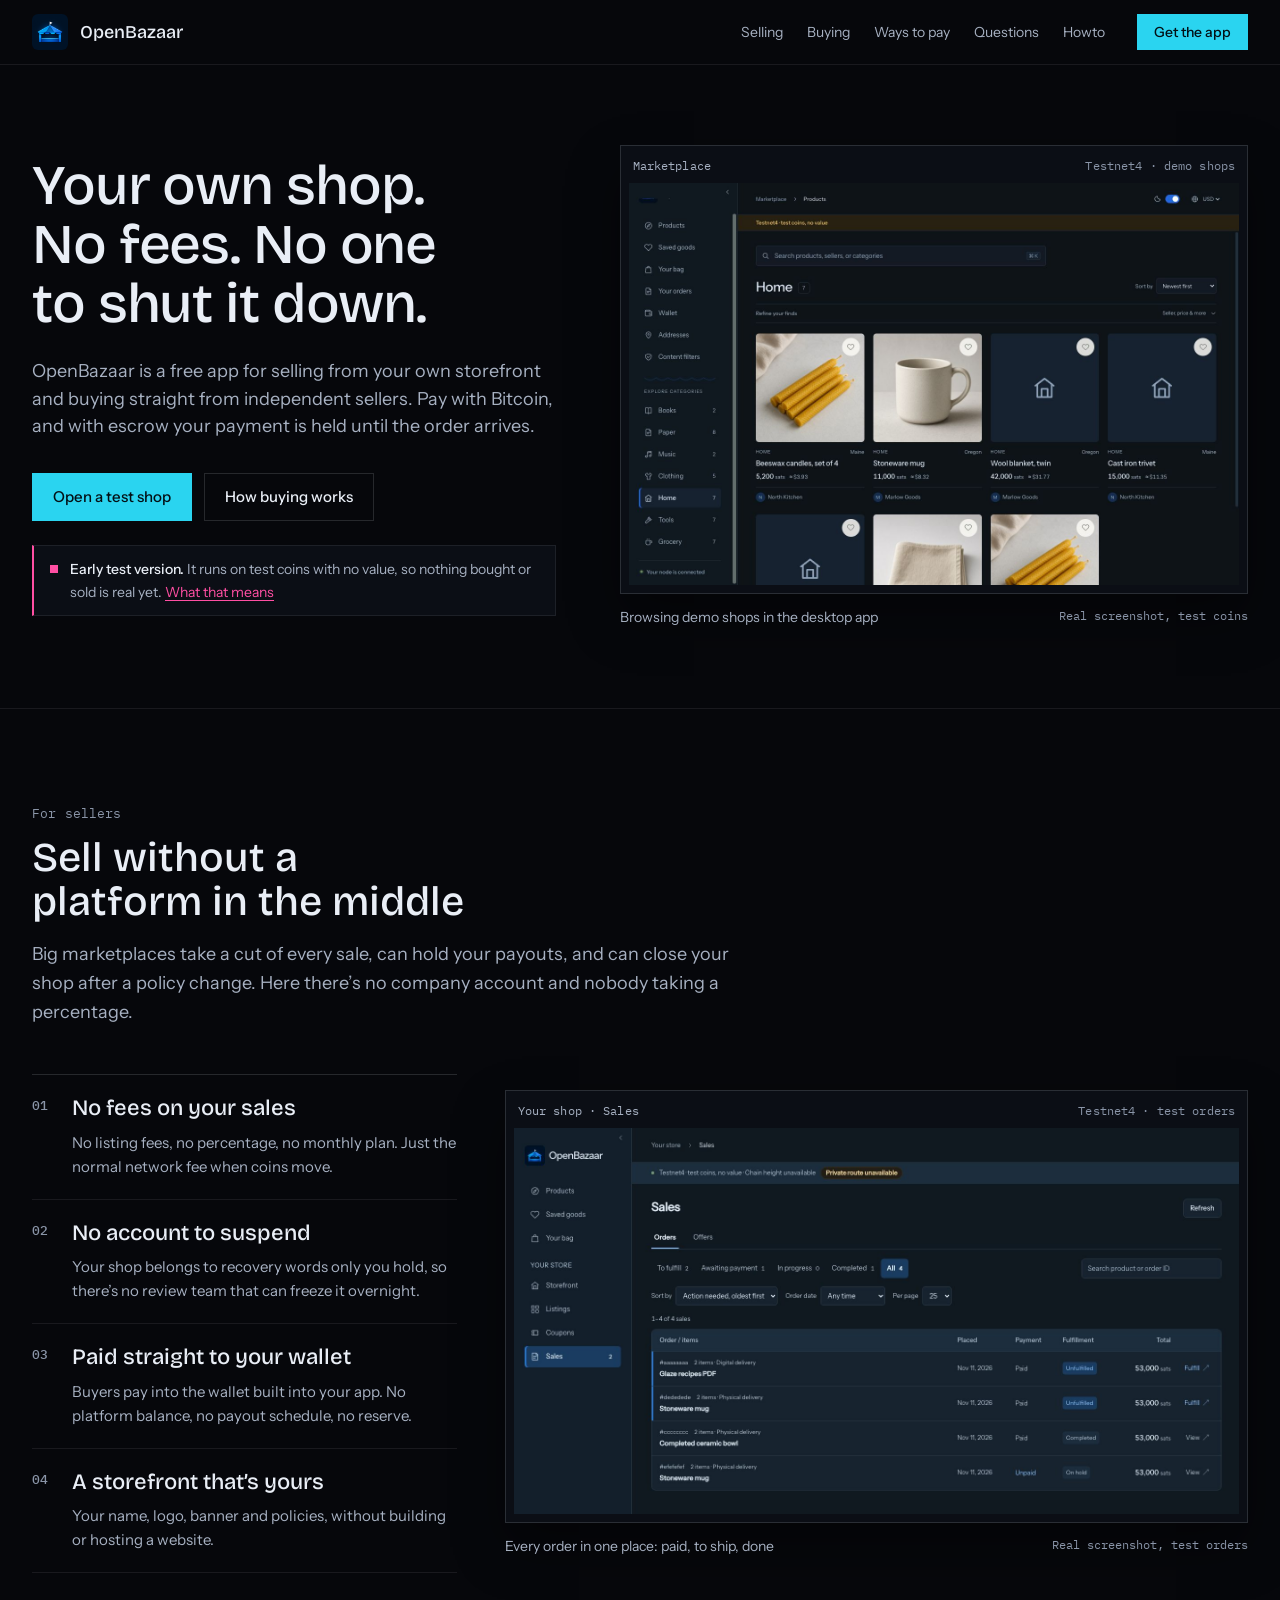
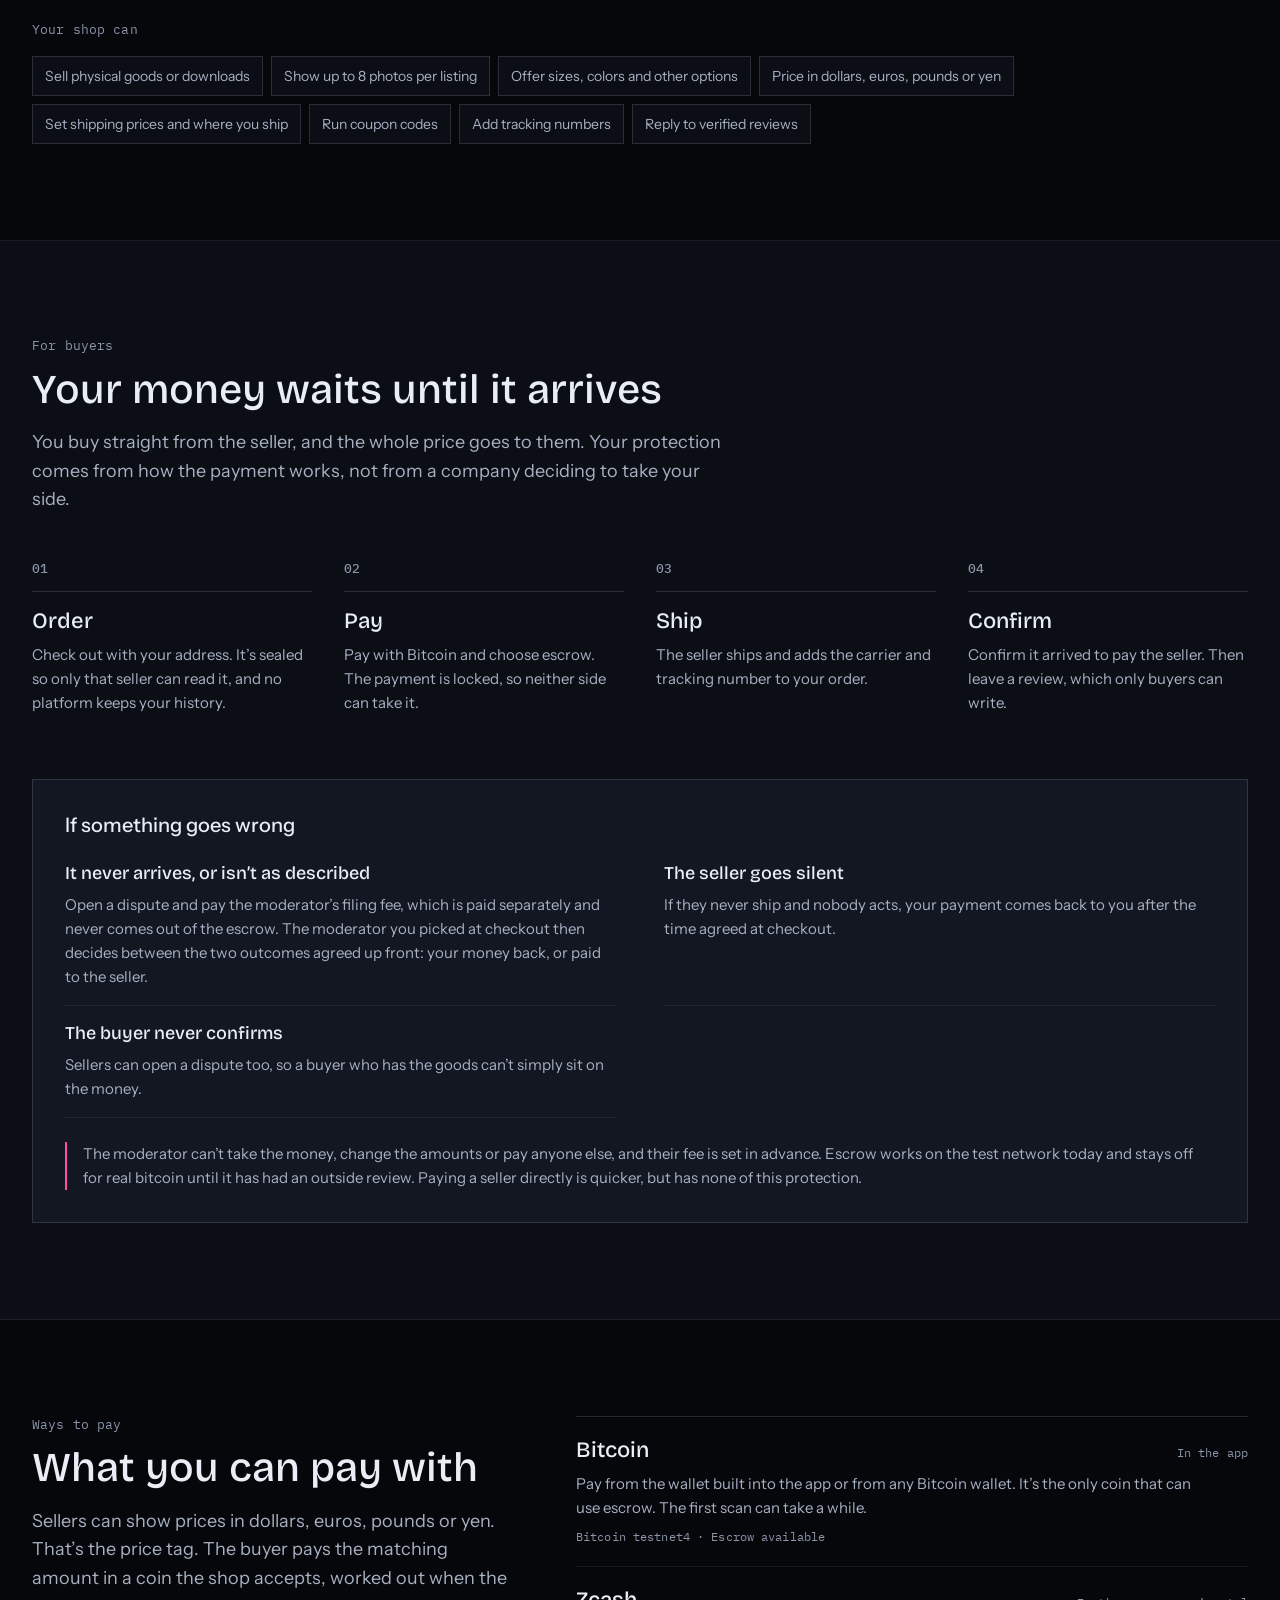
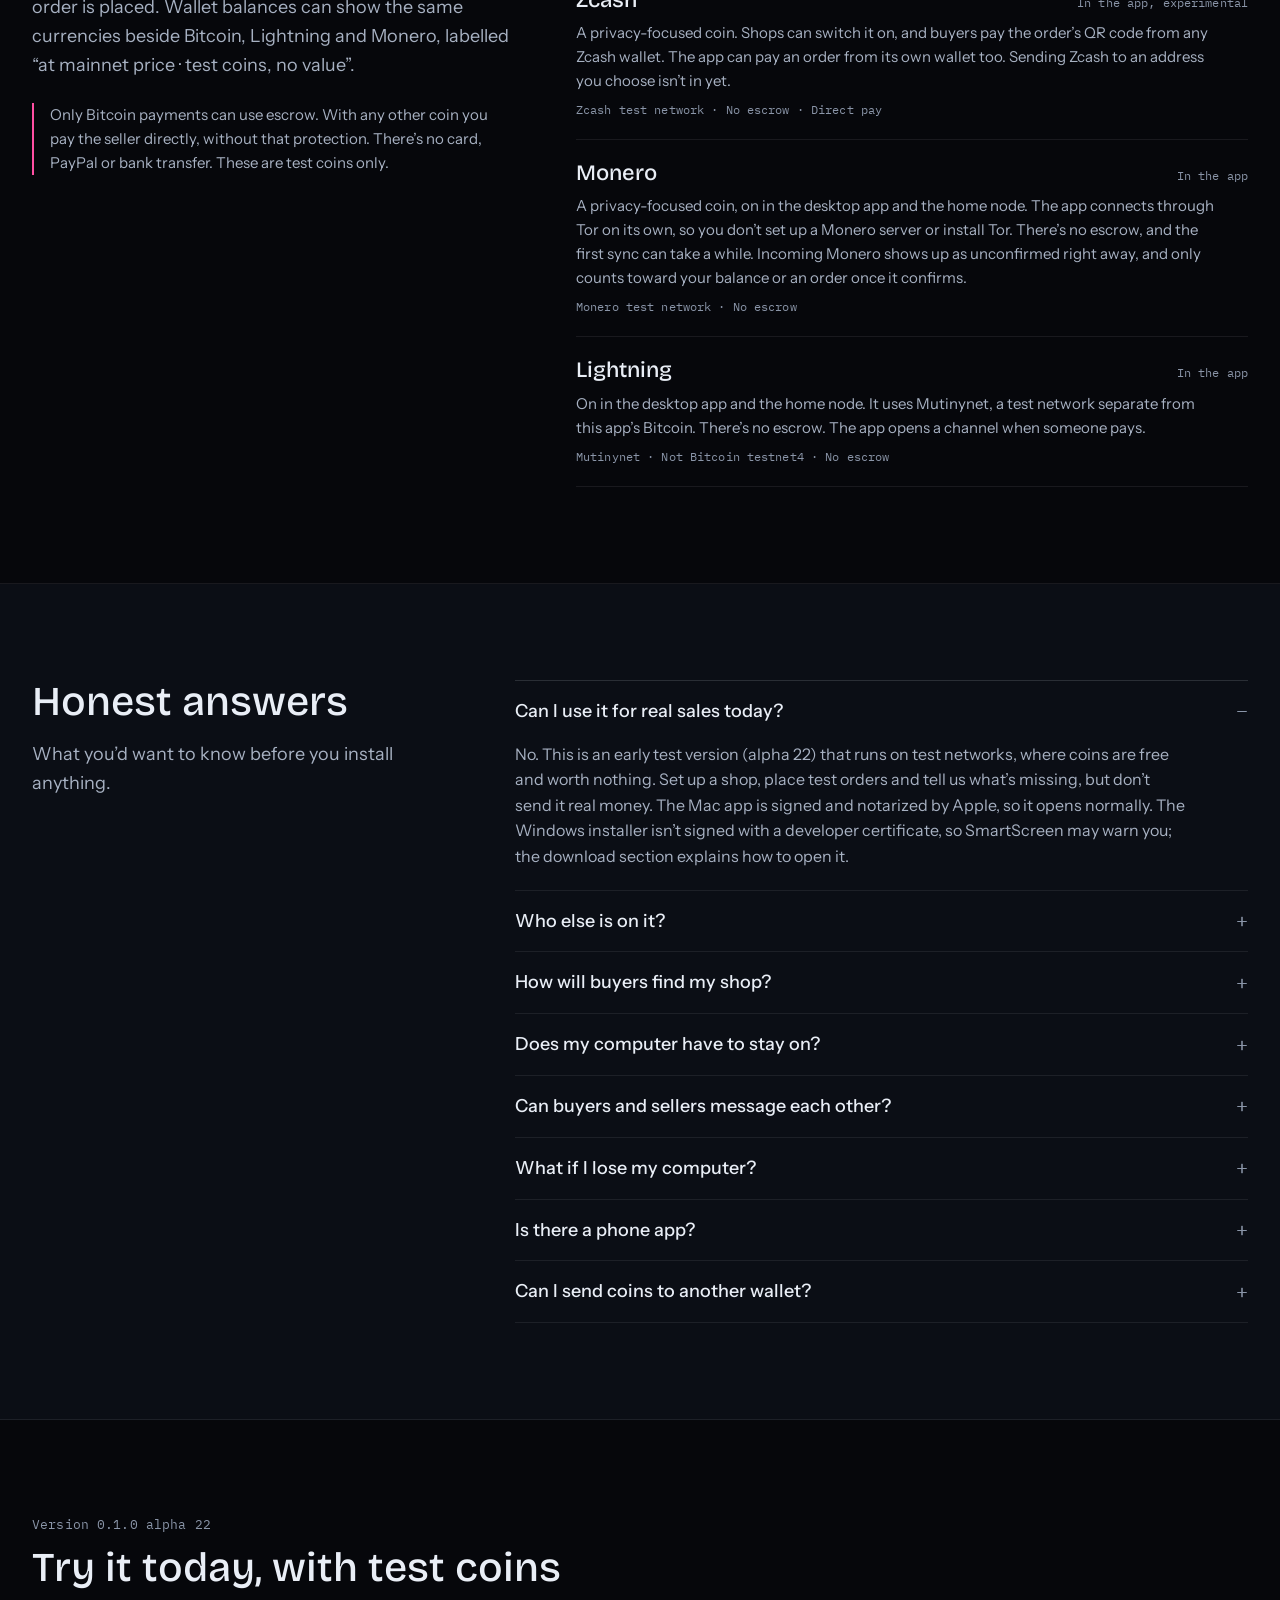
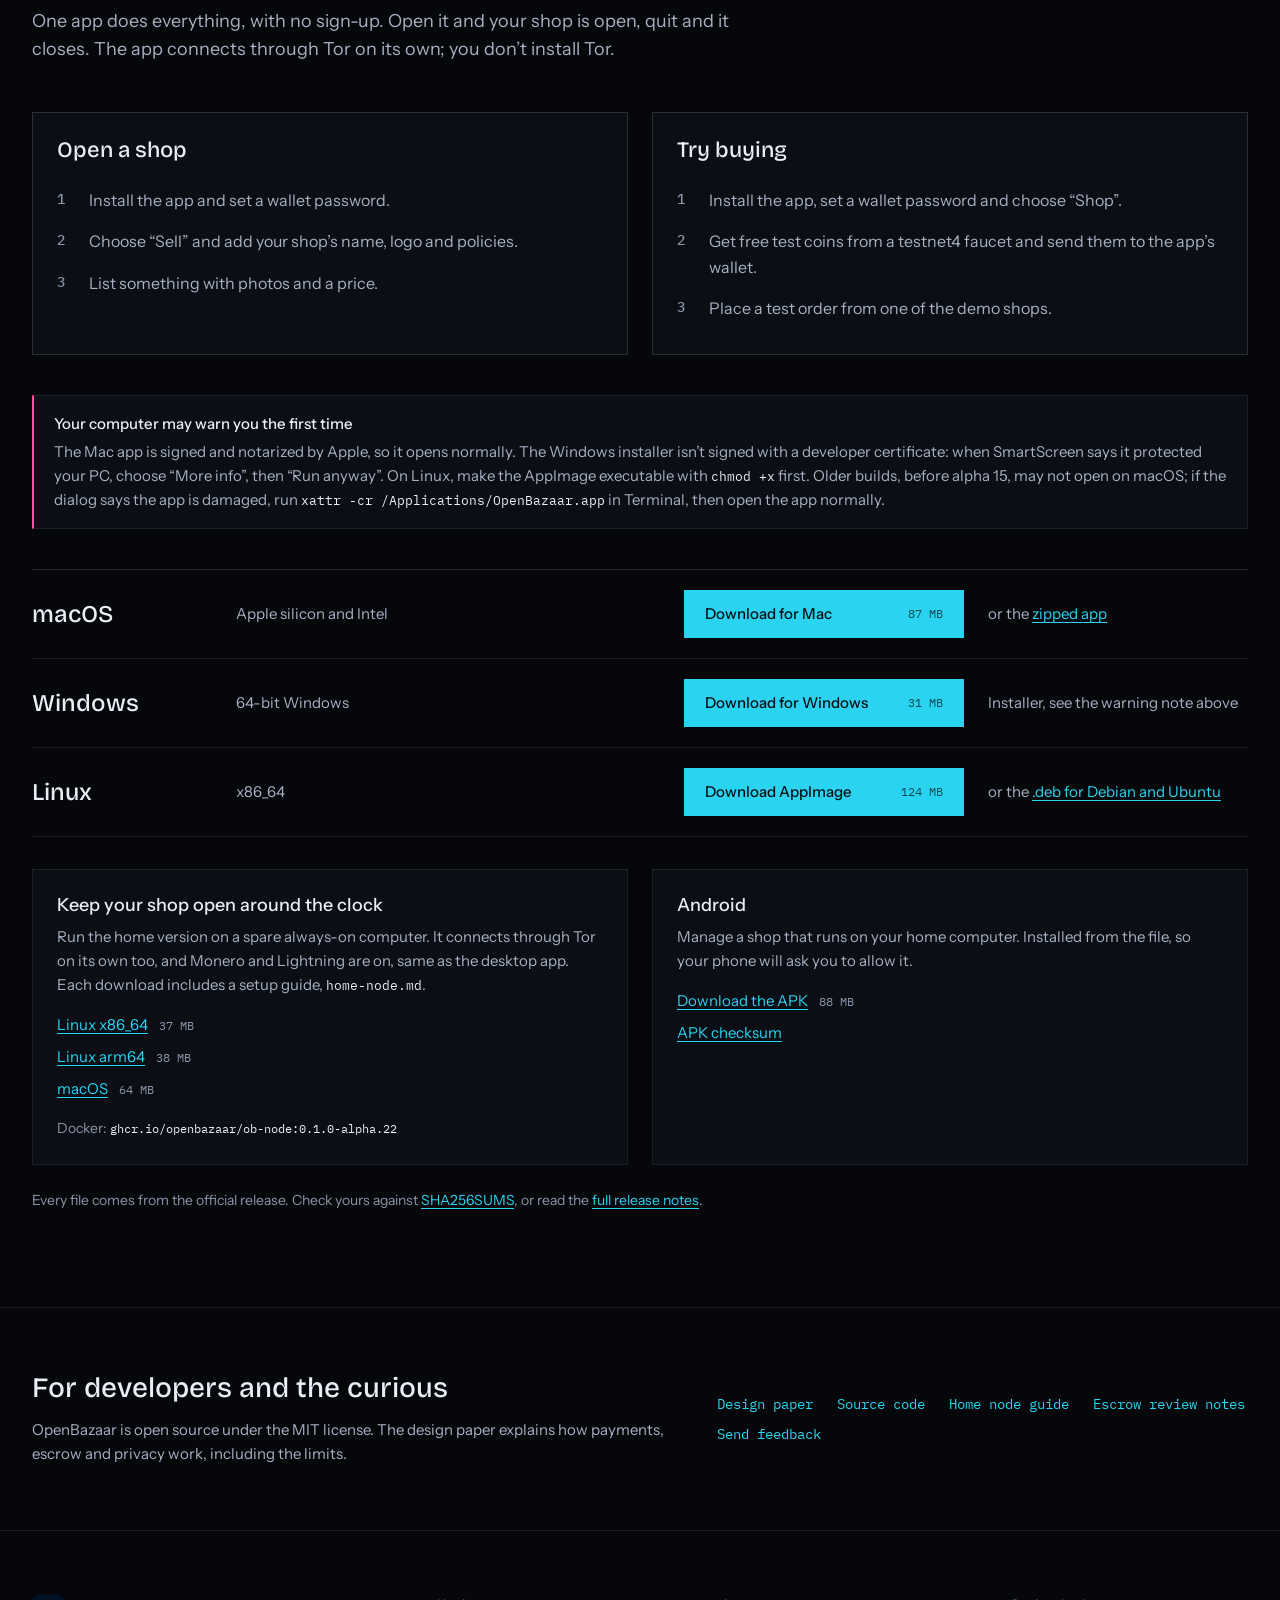
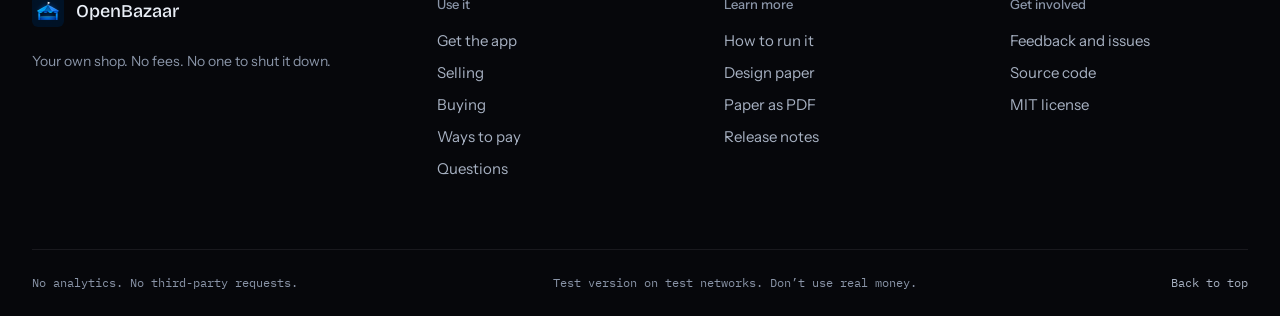
<file: index.html>
<!doctype html>
<html lang="en">
<head>
  <meta charset="utf-8">
  <meta name="viewport" content="width=device-width, initial-scale=1">
  <meta name="color-scheme" content="dark">
  <meta name="theme-color" content="#06070b">
  <title>OpenBazaar: your own shop, no fees, no one to shut it down</title>
  <meta name="description" content="OpenBazaar is a free app for selling from your own storefront and buying directly from independent sellers. No platform fees, no account to suspend, and escrow that holds the buyer’s payment until the order arrives. Pay with Bitcoin, Lightning, Monero, or experimental Zcash, on test networks only. Don’t use real money.">
  <meta property="og:type" content="website">
  <meta property="og:url" content="https://openbazaar.org/">
  <meta property="og:title" content="OpenBazaar: your own shop, no fees, no one to shut it down">
  <meta property="og:description" content="Sell from your own storefront and buy directly from independent sellers. No platform fees. Payment held until the order arrives. Pay with Bitcoin, Lightning, Monero, or experimental Zcash, on test networks only. Don’t use real money.">
  <meta property="og:image" content="https://openbazaar.org/ob-market-logo-256.png">
  <link rel="icon" href="ob-market-logo-256.png" type="image/png">
  <link rel="preload" href="fonts/bricolage-grotesque-wdth.woff2" as="font" type="font/woff2" crossorigin>
  <link rel="stylesheet" href="styles.css">
  <script type="module" src="site.js"></script>
</head>
<body id="top">
  <a class="skip" href="#main">Skip to content</a>
  <header class="site-header">
    <nav class="nav wrap" aria-label="Main navigation">
      <a class="brand" href="#top"><img src="ob-market-logo-256.png" width="36" height="36" alt=""><span>OpenBazaar</span></a>
      <button class="menu-button" type="button" aria-expanded="false" aria-controls="nav-links" hidden>Menu</button>
      <ul id="nav-links" class="nav-links">
        <li><a href="#sell">Selling</a></li>
        <li><a href="#buy">Buying</a></li>
        <li><a href="#pay">Ways to pay</a></li>
        <li><a href="#questions">Questions</a></li>
        <li><a href="howto/">Howto</a></li>
      </ul>
      <a class="button button-small" href="#start">Get the app</a>
    </nav>
  </header>

  <main id="main">
    <section class="hero" aria-labelledby="hero-heading">
      <div class="hero-layout wrap">
        <div class="hero-copy">
          <h1 id="hero-heading">Your own shop. No fees. No one to shut it&nbsp;down.</h1>
          <p class="hero-lede">OpenBazaar is a free app for selling from your own storefront and buying straight from independent sellers. Pay with Bitcoin, and with escrow your payment is held until the order arrives.</p>
          <div class="actions">
            <a class="button" href="#start">Open a test shop</a>
            <a class="button button-quiet" href="#buy">How buying works</a>
          </div>
          <p class="status-note"><span class="status-dot" aria-hidden="true"></span><span><strong>Early test version.</strong> It runs on test coins with no value, so nothing bought or sold is real yet. <a href="#ready">What that means</a></span></p>
        </div>
        <figure class="shot shot-hero">
          <a class="shot-frame" href="assets/marketplace.jpg"><span class="shot-bar" aria-hidden="true"><span>Marketplace</span><span>Testnet4 · demo shops</span></span><span class="shot-screen"><img src="assets/marketplace.jpg" width="1366" height="900" alt="The OpenBazaar desktop app showing home goods from independent demo shops, such as beeswax candles and a stoneware mug, with prices in sats and dollars." fetchpriority="high"></span></a>
          <figcaption>Browsing demo shops in the desktop app <span>Real screenshot, test coins</span></figcaption>
        </figure>
      </div>
    </section>

    <section id="sell" class="section" aria-labelledby="sell-heading">
      <div class="wrap">
        <div class="section-head">
          <p class="eyebrow">For sellers</p>
          <h2 id="sell-heading">Sell without a platform in the middle</h2>
          <p class="section-intro">Big marketplaces take a cut of every sale, can hold your payouts, and can close your shop after a policy change. Here there’s no company account and nobody taking a percentage.</p>
        </div>
        <div class="sell-layout">
          <div class="sell-points">
            <article>
              <h3>No fees on your sales</h3>
              <p>No listing fees, no percentage, no monthly plan. Just the normal network fee when coins move.</p>
            </article>
            <article>
              <h3>No account to suspend</h3>
              <p>Your shop belongs to recovery words only you hold, so there’s no review team that can freeze it overnight.</p>
            </article>
            <article>
              <h3>Paid straight to your wallet</h3>
              <p>Buyers pay into the wallet built into your app. No platform balance, no payout schedule, no reserve.</p>
            </article>
            <article>
              <h3>A storefront that’s yours</h3>
              <p>Your name, logo, banner and policies, without building or hosting a website.</p>
            </article>
          </div>
          <figure class="shot">
            <a class="shot-frame" href="assets/sales.jpg"><span class="shot-bar" aria-hidden="true"><span>Your shop · Sales</span><span>Testnet4 · test orders</span></span><span class="shot-screen"><img src="assets/sales.jpg" width="1500" height="800" alt="The seller’s sales screen in OpenBazaar, listing four test orders with their payment and shipping status and a Fulfill button on the paid ones." loading="lazy"></span></a>
            <figcaption>Every order in one place: paid, to ship, done <span>Real screenshot, test orders</span></figcaption>
          </figure>
        </div>
        <div class="can-do">
          <h3>Your shop can</h3>
          <ul class="chips">
            <li>Sell physical goods or downloads</li>
            <li>Show up to 8 photos per listing</li>
            <li>Offer sizes, colors and other options</li>
            <li>Price in dollars, euros, pounds or yen</li>
            <li>Set shipping prices and where you ship</li>
            <li>Run coupon codes</li>
            <li>Add tracking numbers</li>
            <li>Reply to verified reviews</li>
          </ul>
        </div>
      </div>
    </section>

    <section id="buy" class="section section-sunk" aria-labelledby="buy-heading">
      <div class="wrap">
        <div class="section-head">
          <p class="eyebrow">For buyers</p>
          <h2 id="buy-heading">Your money waits until it arrives</h2>
          <p class="section-intro">You buy straight from the seller, and the whole price goes to them. Your protection comes from how the payment works, not from a company deciding to take your side.</p>
        </div>
        <ol class="steps">
          <li>
            <h3>Order</h3>
            <p>Check out with your address. It’s sealed so only that seller can read it, and no platform keeps your history.</p>
          </li>
          <li>
            <h3>Pay</h3>
            <p>Pay with Bitcoin and choose escrow. The payment is locked, so neither side can take it.</p>
          </li>
          <li>
            <h3>Ship</h3>
            <p>The seller ships and adds the carrier and tracking number to your order.</p>
          </li>
          <li>
            <h3>Confirm</h3>
            <p>Confirm it arrived to pay the seller. Then leave a review, which only buyers can write.</p>
          </li>
        </ol>

        <div class="trouble" aria-labelledby="trouble-heading">
          <h3 id="trouble-heading">If something goes wrong</h3>
          <dl>
            <div>
              <dt>It never arrives, or isn’t as described</dt>
              <dd>Open a dispute and pay the moderator’s filing fee, which is paid separately and never comes out of the escrow. The moderator you picked at checkout then decides between the two outcomes agreed up front: your money back, or paid to the seller.</dd>
            </div>
            <div>
              <dt>The seller goes silent</dt>
              <dd>If they never ship and nobody acts, your payment comes back to you after the time agreed at checkout.</dd>
            </div>
            <div>
              <dt>The buyer never confirms</dt>
              <dd>Sellers can open a dispute too, so a buyer who has the goods can’t simply sit on the money.</dd>
            </div>
          </dl>
          <p class="trouble-note">The moderator can’t take the money, change the amounts or pay anyone else, and their fee is set in advance. Escrow works on the test network today and stays off for real bitcoin until it has had an outside review. Paying a seller directly is quicker, but has none of this protection.</p>
        </div>
      </div>
    </section>

    <section id="pay" class="section" aria-labelledby="pay-heading">
      <div class="wrap pay-layout">
        <div class="section-head">
          <p class="eyebrow">Ways to pay</p>
          <h2 id="pay-heading">What you can pay with</h2>
          <p class="section-intro">Sellers can show prices in dollars, euros, pounds or yen. That’s the price tag. The buyer pays the matching amount in a coin the shop accepts, worked out when the order is placed. Wallet balances can show the same currencies beside Bitcoin, Lightning and Monero, labelled “at mainnet price · test coins, no value”.</p>
          <p class="pay-note">Only Bitcoin payments can use escrow. With any other coin you pay the seller directly, without that protection. There’s no card, PayPal or bank transfer. These are test coins only.</p>
        </div>
        <ul class="coins">
          <li>
            <div class="coin-head"><h3>Bitcoin</h3><span class="coin-status is-ready">In the app</span></div>
            <p>Pay from the wallet built into the app or from any Bitcoin wallet. It’s the only coin that can use escrow. The first scan can take a while.</p>
            <p class="coin-meta">Bitcoin testnet4 · Escrow available</p>
          </li>
          <li>
            <div class="coin-head"><h3>Zcash</h3><span class="coin-status is-trial">In the app, experimental</span></div>
            <p>A privacy-focused coin. Shops can switch it on, and buyers pay the order’s QR code from any Zcash wallet. The app can pay an order from its own wallet too. Sending Zcash to an address you choose isn’t in yet.</p>
            <p class="coin-meta">Zcash test network · No escrow · Direct pay</p>
          </li>
          <li>
            <div class="coin-head"><h3>Monero</h3><span class="coin-status is-ready">In the app</span></div>
            <p>A privacy-focused coin, on in the desktop app and the home node. The app connects through Tor on its own, so you don’t set up a Monero server or install Tor. There’s no escrow, and the first sync can take a while. Incoming Monero shows up as unconfirmed right away, and only counts toward your balance or an order once it confirms.</p>
            <p class="coin-meta">Monero test network · No escrow</p>
          </li>
          <li>
            <div class="coin-head"><h3>Lightning</h3><span class="coin-status is-ready">In the app</span></div>
            <p>On in the desktop app and the home node. It uses Mutinynet, a test network separate from this app’s Bitcoin. There’s no escrow. The app opens a channel when someone pays.</p>
            <p class="coin-meta">Mutinynet · Not Bitcoin testnet4 · No escrow</p>
          </li>
        </ul>
      </div>
    </section>

    <section id="questions" class="section section-sunk" aria-labelledby="questions-heading">
      <div class="wrap faq-layout">
        <div class="section-head">
          <h2 id="questions-heading">Honest answers</h2>
          <p class="section-intro">What you’d want to know before you install anything.</p>
        </div>
        <div class="faq">
          <details id="ready" open>
            <summary>Can I use it for real sales today?</summary>
            <p>No. This is an early test version (alpha 22) that runs on test networks, where coins are free and worth nothing. Set up a shop, place test orders and tell us what’s missing, but don’t send it real money. The Mac app is signed and notarized by Apple, so it opens normally. The Windows installer isn’t signed with a developer certificate, so SmartScreen may warn you; the download section explains how to open it.</p>
          </details>
          <details>
            <summary>Who else is on it?</summary>
            <p>Very few people so far: three demo shops so you can try a whole order, plus shops opened by other early testers. Open one now and you’re among the first, and what you ask for shapes what gets built.</p>
          </details>
          <details>
            <summary>How will buyers find my shop?</summary>
            <p>Buyers browse and search the marketplace inside the app, and can follow a shop directly. There are no ads or promoted listings, so early on your best customers are the ones you bring.</p>
          </details>
          <details>
            <summary>Does my computer have to stay on?</summary>
            <p>Your shop takes orders while the app is running. To stay open around the clock, run the home version on a spare always-on computer and manage it from your laptop or Android phone.</p>
          </details>
          <details>
            <summary>Can buyers and sellers message each other?</summary>
            <p>Yes. Buyers and sellers can write to each other inside an order. The seller can also add a note when they mark an order shipped.</p>
          </details>
          <details>
            <summary>What if I lose my computer?</summary>
            <p>Your shop and wallet come from a set of recovery words, not a company account. Write them down and keep them safe. Nobody can reset them for you.</p>
          </details>
          <details>
            <summary>Is there a phone app?</summary>
            <p>There’s an Android app for managing a shop that runs on a home computer, installed from the file below rather than Google Play. There’s no iPhone app yet.</p>
          </details>
          <details>
            <summary>Can I send coins to another wallet?</summary>
            <p>Yes. In the wallet, Send moves Bitcoin or Monero to an address you paste. Lightning has Pay invoice for an invoice you paste, and Withdraw for its on-chain balance, which is Mutinynet and separate from the Bitcoin wallet. Zcash can pay an order from the app; sending it to an address you choose isn’t in yet. A send asks for your wallet password again. These are still test coins.</p>
          </details>
        </div>
      </div>
    </section>

    <section id="start" class="section start" aria-labelledby="start-heading">
      <div class="wrap">
        <div class="section-head">
          <p class="eyebrow">Version 0.1.0 alpha 22</p>
          <h2 id="start-heading">Try it today, with test coins</h2>
          <p class="section-intro">One app does everything, with no sign-up. Open it and your shop is open, quit and it closes. The app connects through Tor on its own; you don’t install Tor.</p>
        </div>
        <div class="paths">
          <article>
            <h3>Open a shop</h3>
            <ol>
              <li>Install the app and set a wallet password.</li>
              <li>Choose “Sell” and add your shop’s name, logo and policies.</li>
              <li>List something with photos and a price.</li>
            </ol>
          </article>
          <article>
            <h3>Try buying</h3>
            <ol>
              <li>Install the app, set a wallet password and choose “Shop”.</li>
              <li>Get free test coins from a testnet4 faucet and send them to the app’s wallet.</li>
              <li>Place a test order from one of the demo shops.</li>
            </ol>
          </article>
        </div>

        <p id="release-notes" class="notice" role="note"><strong>Your computer may warn you the first time</strong> The Mac app is signed and notarized by Apple, so it opens normally. The Windows installer isn’t signed with a developer certificate: when SmartScreen says it protected your PC, choose “More info”, then “Run anyway”. On Linux, make the AppImage executable with <code>chmod +x</code> first. Older builds, before alpha 15, may not open on macOS; if the dialog says the app is damaged, run <code>xattr -cr /Applications/OpenBazaar.app</code> in Terminal, then open the app normally.</p>

        <div class="release-table" aria-label="Downloads">
          <article class="release-row">
            <h3>macOS</h3>
            <p>Apple silicon and Intel</p>
            <a class="button" href="https://github.com/OpenBazaar/openbazaar-rs/releases/download/v0.1.0-alpha.22/OpenBazaar_0.1.0-alpha.22_universal.dmg">Download for Mac <span class="dl-size">87 MB</span></a>
            <p class="dl-alt">or the <a href="https://github.com/OpenBazaar/openbazaar-rs/releases/download/v0.1.0-alpha.22/OpenBazaar_0.1.0-alpha.22_universal.app.zip">zipped app</a></p>
          </article>
          <article class="release-row">
            <h3>Windows</h3>
            <p>64-bit Windows</p>
            <a class="button" href="https://github.com/OpenBazaar/openbazaar-rs/releases/download/v0.1.0-alpha.22/OpenBazaar_0.1.0-alpha.22_x64-setup.exe">Download for Windows <span class="dl-size">31 MB</span></a>
            <p class="dl-alt">Installer, see the warning note above</p>
          </article>
          <article class="release-row">
            <h3>Linux</h3>
            <p>x86_64</p>
            <a class="button" href="https://github.com/OpenBazaar/openbazaar-rs/releases/download/v0.1.0-alpha.22/OpenBazaar_0.1.0-alpha.22_amd64.AppImage">Download AppImage <span class="dl-size">124 MB</span></a>
            <p class="dl-alt">or the <a href="https://github.com/OpenBazaar/openbazaar-rs/releases/download/v0.1.0-alpha.22/OpenBazaar_0.1.0-alpha.22_amd64.deb">.deb for Debian and Ubuntu</a></p>
          </article>
        </div>

        <div class="release-extras">
          <article>
            <h3>Keep your shop open around the clock</h3>
            <p>Run the home version on a spare always-on computer. It connects through Tor on its own too, and Monero and Lightning are on, same as the desktop app. Each download includes a setup guide, <code>home-node.md</code>.</p>
            <ul class="dl-list">
              <li><a href="https://github.com/OpenBazaar/openbazaar-rs/releases/download/v0.1.0-alpha.22/ob-node_0.1.0-alpha.22_linux-x86_64.tar.gz">Linux x86_64</a> <span>37 MB</span></li>
              <li><a href="https://github.com/OpenBazaar/openbazaar-rs/releases/download/v0.1.0-alpha.22/ob-node_0.1.0-alpha.22_linux-arm64.tar.gz">Linux arm64</a> <span>38 MB</span></li>
              <li><a href="https://github.com/OpenBazaar/openbazaar-rs/releases/download/v0.1.0-alpha.22/ob-node_0.1.0-alpha.22_macos-universal.tar.gz">macOS</a> <span>64 MB</span></li>
            </ul>
            <p class="dl-alt">Docker: <code>ghcr.io/openbazaar/ob-node:0.1.0-alpha.22</code></p>
          </article>
          <article>
            <h3>Android</h3>
            <p>Manage a shop that runs on your home computer. Installed from the file, so your phone will ask you to allow it.</p>
            <ul class="dl-list">
              <li><a href="https://github.com/OpenBazaar/openbazaar-rs/releases/download/v0.1.0-alpha.22/OpenBazaar_0.1.0-alpha.22_android.apk">Download the APK</a> <span>88 MB</span></li>
              <li><a href="https://github.com/OpenBazaar/openbazaar-rs/releases/download/v0.1.0-alpha.22/OpenBazaar_0.1.0-alpha.22_android.apk.sha256">APK checksum</a></li>
            </ul>
          </article>
        </div>
        <p class="verify-line">Every file comes from the official release. Check yours against <a href="https://github.com/OpenBazaar/openbazaar-rs/releases/download/v0.1.0-alpha.22/SHA256SUMS">SHA256SUMS</a>, or read the <a href="https://github.com/OpenBazaar/openbazaar-rs/releases/tag/v0.1.0-alpha.22">full release notes</a>.</p>
      </div>
    </section>

    <section id="developers" class="developers" aria-labelledby="developers-heading">
      <div class="wrap developers-layout">
        <div>
          <h2 id="developers-heading">For developers and the curious</h2>
          <p>OpenBazaar is open source under the MIT license. The design paper explains how payments, escrow and privacy work, including the limits.</p>
        </div>
        <ul class="dev-links">
          <li><a href="paper/">Design paper</a></li>
          <li><a href="https://github.com/OpenBazaar/openbazaar-rs">Source code</a></li>
          <li><a href="https://github.com/OpenBazaar/openbazaar-rs/blob/305dbd19ffb018ab4470291cff3398914ef333fd/docs/home-node.md">Home node guide</a></li>
          <li><a href="https://github.com/OpenBazaar/openbazaar-rs/blob/305dbd19ffb018ab4470291cff3398914ef333fd/docs/escrow-review-packet.md">Escrow review notes</a></li>
          <li><a href="https://github.com/OpenBazaar/openbazaar-rs/issues">Send feedback</a></li>
        </ul>
      </div>
    </section>
  </main>

  <footer class="footer">
    <div class="wrap footer-grid">
      <div><a class="brand" href="#top"><img src="ob-market-logo-256.png" width="32" height="32" alt=""><span>OpenBazaar</span></a><p>Your own shop. No fees. No one to shut it down.</p></div>
      <div><h3>Use it</h3><a href="#start">Get the app</a><a href="#sell">Selling</a><a href="#buy">Buying</a><a href="#pay">Ways to pay</a><a href="#questions">Questions</a></div>
      <div><h3>Learn more</h3><a href="howto/">How to run it</a><a href="paper/">Design paper</a><a href="paper/openbazaar.pdf">Paper as PDF</a><a href="https://github.com/OpenBazaar/openbazaar-rs/releases/tag/v0.1.0-alpha.22">Release notes</a></div>
      <div><h3>Get involved</h3><a href="https://github.com/OpenBazaar/openbazaar-rs/issues">Feedback and issues</a><a href="https://github.com/OpenBazaar/openbazaar-rs">Source code</a><a href="https://github.com/OpenBazaar/openbazaar-rs/blob/main/LICENSE">MIT license</a></div>
    </div>
    <div class="wrap footer-bottom"><span>No analytics. No third-party requests.</span><span>Test version on test networks. Don’t use real money.</span><a href="#top">Back to top</a></div>
  </footer>
</body>
</html>
</file>
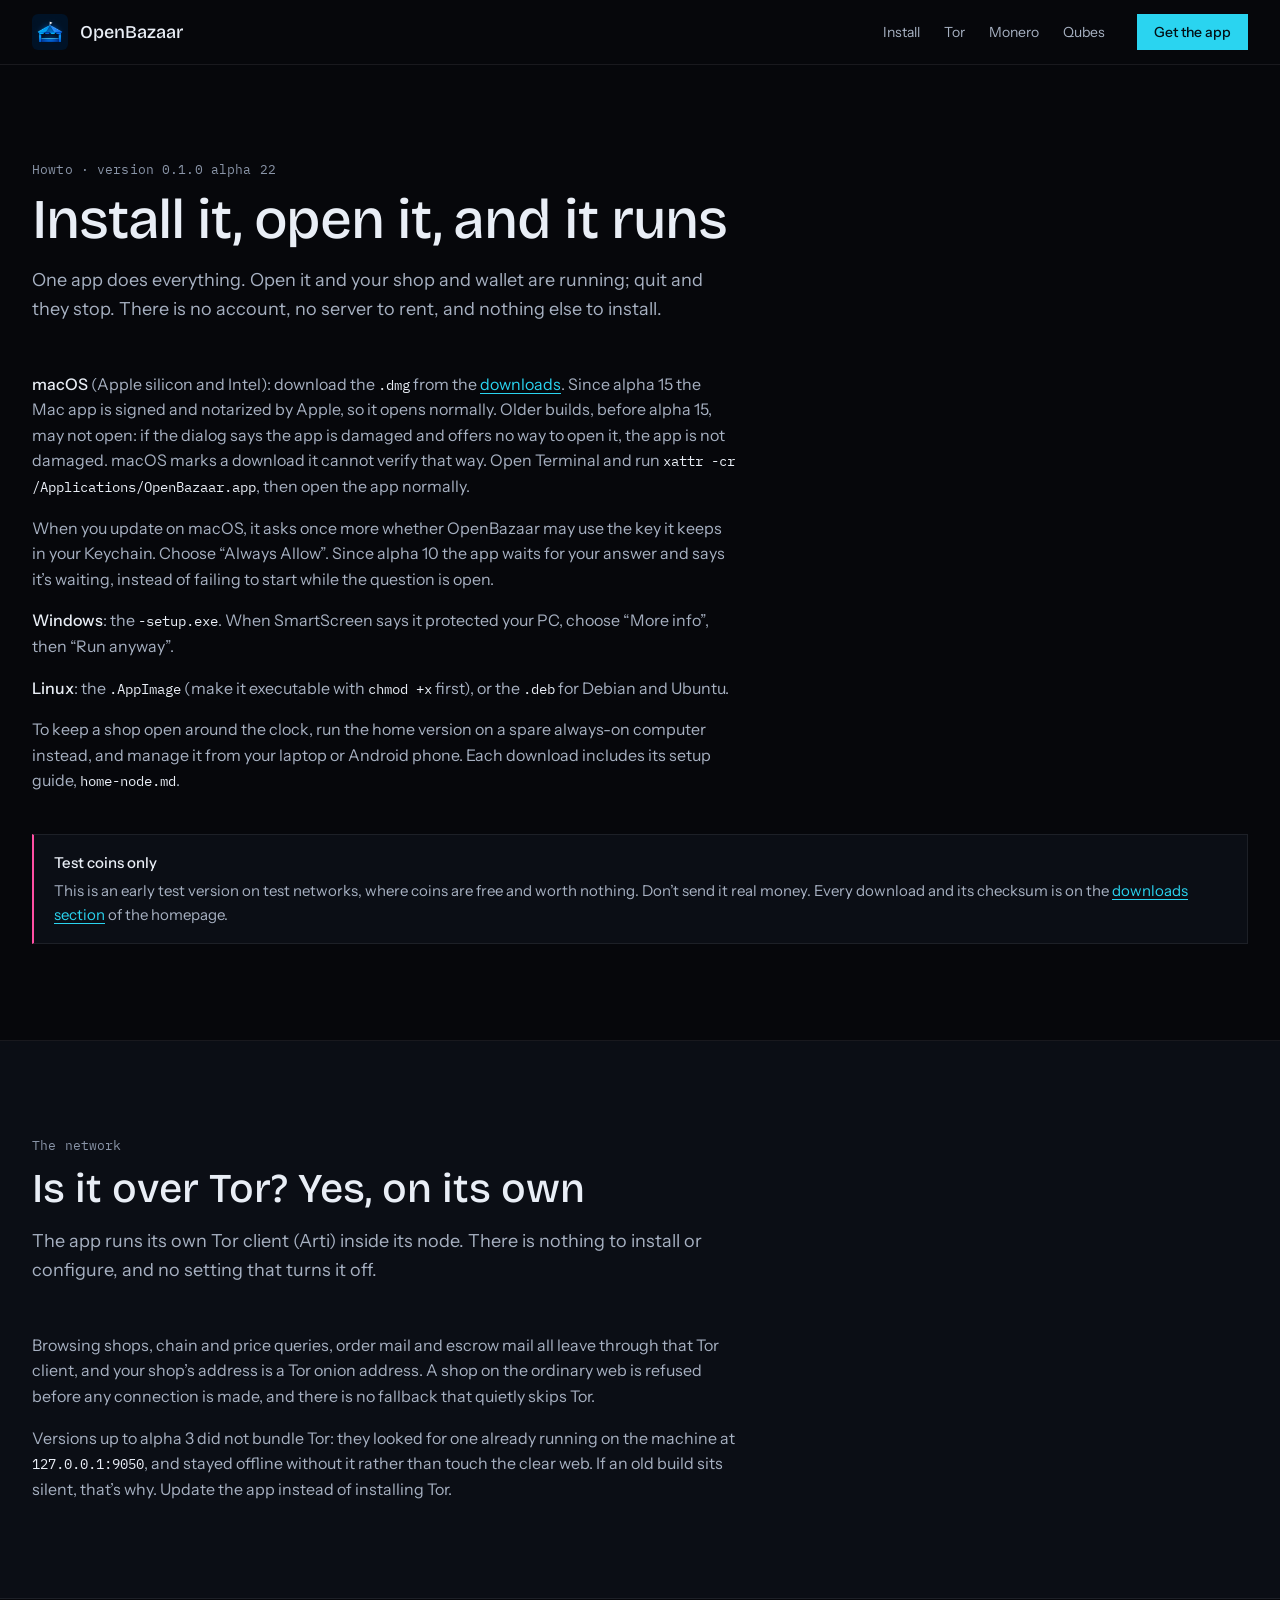
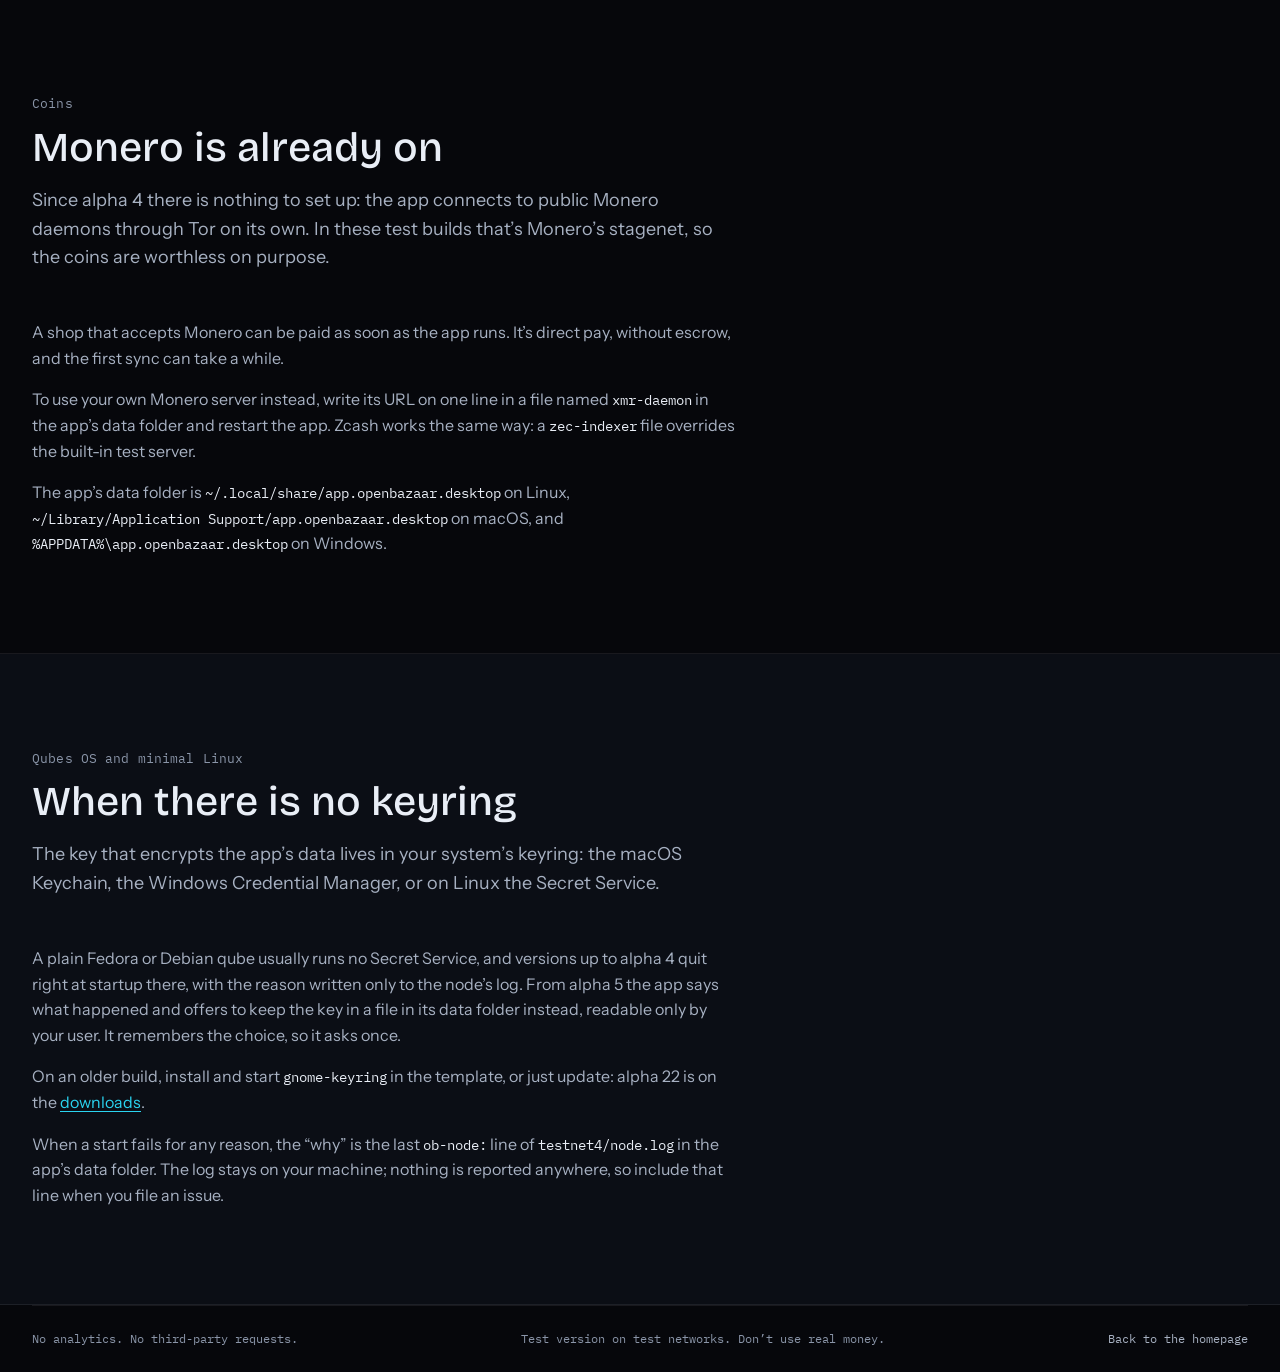
<file: howto/index.html>
<!doctype html>
<html lang="en">
<head>
  <meta charset="utf-8">
  <meta name="viewport" content="width=device-width, initial-scale=1">
  <meta name="color-scheme" content="dark">
  <meta name="theme-color" content="#06070b">
  <title>How to run OpenBazaar: install, Tor, Monero, Qubes</title>
  <meta name="description" content="How to run the OpenBazaar app: install it on macOS, Windows or Linux, what Tor it uses (its own, on by default), how Monero is already on, and what to do on Qubes OS or minimal Linux without a keyring.">
  <meta property="og:type" content="website">
  <meta property="og:url" content="https://openbazaar.org/howto/">
  <meta property="og:title" content="How to run OpenBazaar">
  <meta property="og:description" content="Install it, and it connects through Tor on its own. Monero is already on. And what to do on Qubes OS when there is no keyring.">
  <meta property="og:image" content="https://openbazaar.org/ob-market-logo-256.png">
  <link rel="icon" href="../ob-market-logo-256.png" type="image/png">
  <link rel="preload" href="../fonts/bricolage-grotesque-wdth.woff2" as="font" type="font/woff2" crossorigin>
  <link rel="stylesheet" href="../styles.css">
  <script type="module" src="../site.js"></script>
</head>
<body id="top">
  <a class="skip" href="#main">Skip to content</a>
  <header class="site-header">
    <nav class="nav wrap" aria-label="Main navigation">
      <a class="brand" href="../"><img src="../ob-market-logo-256.png" width="36" height="36" alt=""><span>OpenBazaar</span></a>
      <button class="menu-button" type="button" aria-expanded="false" aria-controls="nav-links" hidden>Menu</button>
      <ul id="nav-links" class="nav-links">
        <li><a href="#install">Install</a></li>
        <li><a href="#tor">Tor</a></li>
        <li><a href="#monero">Monero</a></li>
        <li><a href="#qubes">Qubes</a></li>
      </ul>
      <a class="button button-small" href="../#start">Get the app</a>
    </nav>
  </header>

  <main id="main">
    <section id="install" class="section" aria-labelledby="install-heading">
      <div class="wrap">
        <div class="section-head">
          <p class="eyebrow">Howto · version 0.1.0 alpha 22</p>
          <h1 id="install-heading">Install it, open it, and it runs</h1>
          <p class="section-intro">One app does everything. Open it and your shop and wallet are running; quit and they stop. There is no account, no server to rent, and nothing else to install.</p>
        </div>
        <div class="prose">
          <p><strong>macOS</strong> (Apple silicon and Intel): download the <code>.dmg</code> from the <a href="../#start">downloads</a>. Since alpha 15 the Mac app is signed and notarized by Apple, so it opens normally. Older builds, before alpha 15, may not open: if the dialog says the app is damaged and offers no way to open it, the app is not damaged. macOS marks a download it cannot verify that way. Open Terminal and run <code>xattr -cr /Applications/OpenBazaar.app</code>, then open the app normally.</p>
          <p>When you update on macOS, it asks once more whether OpenBazaar may use the key it keeps in your Keychain. Choose “Always Allow”. Since alpha 10 the app waits for your answer and says it’s waiting, instead of failing to start while the question is open.</p>
          <p><strong>Windows</strong>: the <code>-setup.exe</code>. When SmartScreen says it protected your PC, choose “More info”, then “Run anyway”.</p>
          <p><strong>Linux</strong>: the <code>.AppImage</code> (make it executable with <code>chmod +x</code> first), or the <code>.deb</code> for Debian and Ubuntu.</p>
          <p>To keep a shop open around the clock, run the home version on a spare always-on computer instead, and manage it from your laptop or Android phone. Each download includes its setup guide, <code>home-node.md</code>.</p>
        </div>
        <p class="notice" role="note"><strong>Test coins only</strong> This is an early test version on test networks, where coins are free and worth nothing. Don’t send it real money. Every download and its checksum is on the <a href="../#start">downloads section</a> of the homepage.</p>
      </div>
    </section>

    <section id="tor" class="section section-sunk" aria-labelledby="tor-heading">
      <div class="wrap">
        <div class="section-head">
          <p class="eyebrow">The network</p>
          <h2 id="tor-heading">Is it over Tor? Yes, on its own</h2>
          <p class="section-intro">The app runs its own Tor client (Arti) inside its node. There is nothing to install or configure, and no setting that turns it off.</p>
        </div>
        <div class="prose">
          <p>Browsing shops, chain and price queries, order mail and escrow mail all leave through that Tor client, and your shop’s address is a Tor onion address. A shop on the ordinary web is refused before any connection is made, and there is no fallback that quietly skips Tor.</p>
          <p>Versions up to alpha 3 did not bundle Tor: they looked for one already running on the machine at <code>127.0.0.1:9050</code>, and stayed offline without it rather than touch the clear web. If an old build sits silent, that’s why. Update the app instead of installing Tor.</p>
        </div>
      </div>
    </section>

    <section id="monero" class="section" aria-labelledby="monero-heading">
      <div class="wrap">
        <div class="section-head">
          <p class="eyebrow">Coins</p>
          <h2 id="monero-heading">Monero is already on</h2>
          <p class="section-intro">Since alpha 4 there is nothing to set up: the app connects to public Monero daemons through Tor on its own. In these test builds that’s Monero’s stagenet, so the coins are worthless on purpose.</p>
        </div>
        <div class="prose">
          <p>A shop that accepts Monero can be paid as soon as the app runs. It’s direct pay, without escrow, and the first sync can take a while.</p>
          <p>To use your own Monero server instead, write its URL on one line in a file named <code>xmr-daemon</code> in the app’s data folder and restart the app. Zcash works the same way: a <code>zec-indexer</code> file overrides the built-in test server.</p>
          <p>The app’s data folder is <code>~/.local/share/app.openbazaar.desktop</code> on Linux, <code>~/Library/Application Support/app.openbazaar.desktop</code> on macOS, and <code>%APPDATA%\app.openbazaar.desktop</code> on Windows.</p>
        </div>
      </div>
    </section>

    <section id="qubes" class="section section-sunk" aria-labelledby="qubes-heading">
      <div class="wrap">
        <div class="section-head">
          <p class="eyebrow">Qubes OS and minimal Linux</p>
          <h2 id="qubes-heading">When there is no keyring</h2>
          <p class="section-intro">The key that encrypts the app’s data lives in your system’s keyring: the macOS Keychain, the Windows Credential Manager, or on Linux the Secret Service.</p>
        </div>
        <div class="prose">
          <p>A plain Fedora or Debian qube usually runs no Secret Service, and versions up to alpha 4 quit right at startup there, with the reason written only to the node’s log. From alpha 5 the app says what happened and offers to keep the key in a file in its data folder instead, readable only by your user. It remembers the choice, so it asks once.</p>
          <p>On an older build, install and start <code>gnome-keyring</code> in the template, or just update: alpha 22 is on the <a href="../#start">downloads</a>.</p>
          <p>When a start fails for any reason, the “why” is the last <code>ob-node:</code> line of <code>testnet4/node.log</code> in the app’s data folder. The log stays on your machine; nothing is reported anywhere, so include that line when you file an issue.</p>
        </div>
      </div>
    </section>
  </main>

  <footer class="footer">
    <div class="wrap footer-bottom"><span>No analytics. No third-party requests.</span><span>Test version on test networks. Don’t use real money.</span><a href="../">Back to the homepage</a></div>
  </footer>
</body>
</html>
</file>
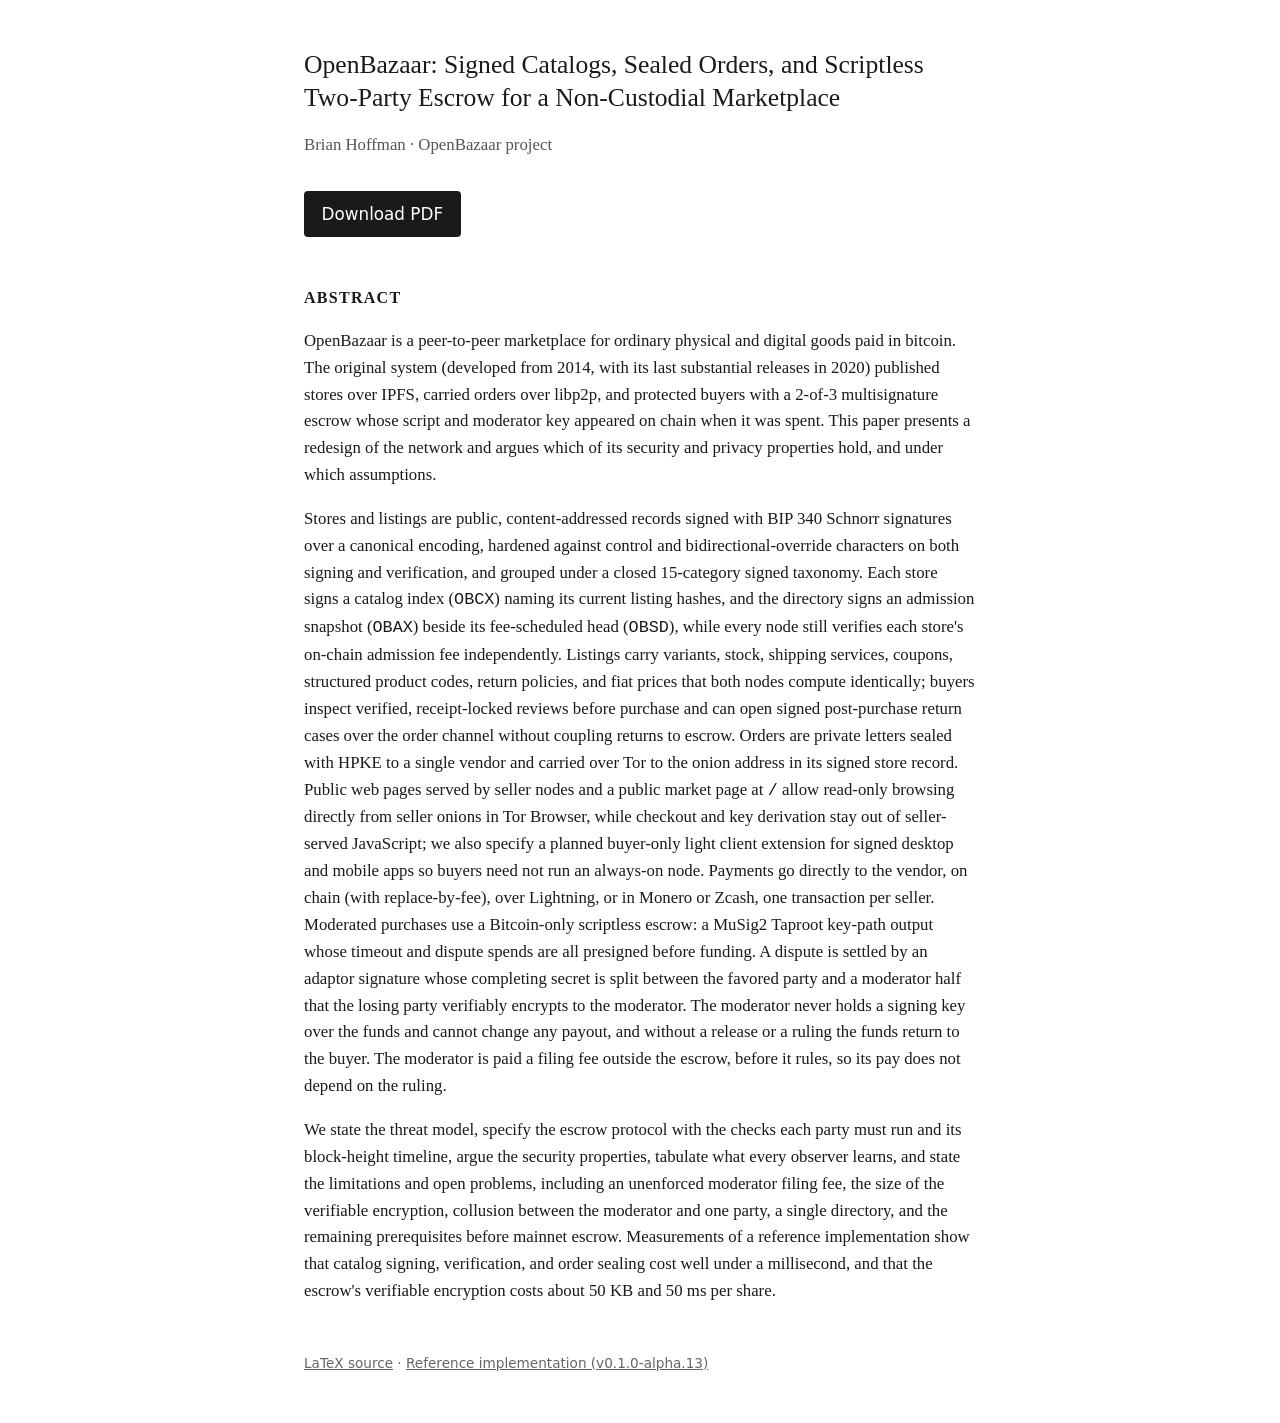
<file: paper/index.html>
<!doctype html>
<html lang="en">
<head>
  <meta charset="utf-8">
  <meta name="viewport" content="width=device-width, initial-scale=1">
  <title>OpenBazaar: Signed Catalogs, Sealed Orders, and Scriptless Two-Party Escrow for a Non-Custodial Marketplace</title>
  <meta name="description" content="OpenBazaar is a peer-to-peer marketplace for ordinary physical and digital goods paid in bitcoin. The original system (developed from 2014, with its last substantial releases in 2020) published stores over IPFS, carried orders over libp2p, and protected buyers with a 2-of-3…">
  <link rel="canonical" href="https://openbazaar.org/paper/">
  <meta property="og:type" content="article">
  <meta property="og:url" content="https://openbazaar.org/paper/">
  <meta property="og:title" content="OpenBazaar: Signed Catalogs, Sealed Orders, and Scriptless Two-Party Escrow for a Non-Custodial Marketplace">
  <meta property="og:description" content="OpenBazaar is a peer-to-peer marketplace for ordinary physical and digital goods paid in bitcoin. The original system (developed from 2014, with its last substantial releases in 2020) published stores over IPFS, carried orders over libp2p, and protected buyers with a 2-of-3…">
  <meta property="og:image" content="https://openbazaar.org/paper/preview.png?v=6ae830b">
  <meta property="og:image:width" content="1200">
  <meta property="og:image:height" content="628">
  <meta name="twitter:card" content="summary_large_image">
  <meta name="twitter:title" content="OpenBazaar: Signed Catalogs, Sealed Orders, and Scriptless Two-Party Escrow for a Non-Custodial Marketplace">
  <meta name="twitter:description" content="OpenBazaar is a peer-to-peer marketplace for ordinary physical and digital goods paid in bitcoin. The original system (developed from 2014, with its last substantial releases in 2020) published stores over IPFS, carried orders over libp2p, and protected buyers with a 2-of-3…">
  <meta name="twitter:image" content="https://openbazaar.org/paper/preview.png?v=6ae830b">
  <style>
    body { max-width: 42rem; margin: 3rem auto; padding: 0 1.25rem; font: 1.05rem/1.6 Georgia, "Times New Roman", serif; color: #1a1a1a; }
    h1 { font-size: 1.6rem; line-height: 1.3; font-weight: normal; }
    h2 { font-size: 1rem; text-transform: uppercase; letter-spacing: .08em; margin-top: 2rem; }
    .author { color: #555; }
    .download { display: inline-block; margin: 1rem 0; padding: .6rem 1.1rem; background: #1a1a1a; color: #fff; text-decoration: none; border-radius: 4px; font-family: system-ui, sans-serif; }
    footer { margin-top: 3rem; color: #666; font-size: .85rem; font-family: system-ui, sans-serif; }
    a { color: inherit; }
  </style>
</head>
<body>
  <h1>OpenBazaar: Signed Catalogs, Sealed Orders, and Scriptless Two-Party Escrow for a Non-Custodial Marketplace</h1>
  <p class="author">Brian Hoffman · OpenBazaar project</p>
  <a class="download" href="openbazaar.pdf">Download PDF</a>
  <h2>Abstract</h2>
    <p>OpenBazaar is a peer-to-peer marketplace for ordinary physical and digital goods paid in bitcoin. The original system (developed from 2014, with its last substantial releases in 2020) published stores over IPFS, carried orders over libp2p, and protected buyers with a 2-of-3 multisignature escrow whose script and moderator key appeared on chain when it was spent. This paper presents a redesign of the network and argues which of its security and privacy properties hold, and under which assumptions.</p>
    <p>Stores and listings are public, content-addressed records signed with BIP 340 Schnorr signatures over a canonical encoding, hardened against control and bidirectional-override characters on both signing and verification, and grouped under a closed 15-category signed taxonomy. Each store signs a catalog index (<code>OBCX</code>) naming its current listing hashes, and the directory signs an admission snapshot (<code>OBAX</code>) beside its fee-scheduled head (<code>OBSD</code>), while every node still verifies each store's on-chain admission fee independently. Listings carry variants, stock, shipping services, coupons, structured product codes, return policies, and fiat prices that both nodes compute identically; buyers inspect verified, receipt-locked reviews before purchase and can open signed post-purchase return cases over the order channel without coupling returns to escrow. Orders are private letters sealed with HPKE to a single vendor and carried over Tor to the onion address in its signed store record. Public web pages served by seller nodes and a public market page at <code>/</code> allow read-only browsing directly from seller onions in Tor Browser, while checkout and key derivation stay out of seller-served JavaScript; we also specify a planned buyer-only light client extension for signed desktop and mobile apps so buyers need not run an always-on node. Payments go directly to the vendor, on chain (with replace-by-fee), over Lightning, or in Monero or Zcash, one transaction per seller. Moderated purchases use a Bitcoin-only scriptless escrow: a MuSig2 Taproot key-path output whose timeout and dispute spends are all presigned before funding. A dispute is settled by an adaptor signature whose completing secret is split between the favored party and a moderator half that the losing party verifiably encrypts to the moderator. The moderator never holds a signing key over the funds and cannot change any payout, and without a release or a ruling the funds return to the buyer. The moderator is paid a filing fee outside the escrow, before it rules, so its pay does not depend on the ruling.</p>
    <p>We state the threat model, specify the escrow protocol with the checks each party must run and its block-height timeline, argue the security properties, tabulate what every observer learns, and state the limitations and open problems, including an unenforced moderator filing fee, the size of the verifiable encryption, collusion between the moderator and one party, a single directory, and the remaining prerequisites before mainnet escrow. Measurements of a reference implementation show that catalog signing, verification, and order sealing cost well under a millisecond, and that the escrow's verifiable encryption costs about 50 KB and 50 ms per share.</p>
  <footer><a href="https://github.com/OpenBazaar/openbazaar-site/tree/main/paper/src">LaTeX source</a> · <a href="https://github.com/OpenBazaar/openbazaar-rs/tree/6ae830b">Reference implementation (v0.1.0-alpha.13)</a></footer>
</body>
</html>
</file>
<file: styles.css>
@font-face {
  font-family: "Instrument Sans";
  src: url("fonts/instrument-sans-400.woff2") format("woff2");
  font-weight: 400;
  font-display: swap;
}

@font-face {
  font-family: "Instrument Sans";
  src: url("fonts/instrument-sans-500.woff2") format("woff2");
  font-weight: 500;
  font-display: swap;
}

@font-face {
  font-family: "Bricolage Grotesque";
  src: url("fonts/bricolage-grotesque-wdth.woff2") format("woff2");
  font-weight: 200 800;
  font-stretch: 75% 100%;
  font-display: swap;
}

@font-face {
  font-family: "IBM Plex Mono";
  src: url("fonts/ibm-plex-mono-400.woff2") format("woff2");
  font-weight: 400;
  font-display: swap;
}

@font-face {
  font-family: "IBM Plex Mono";
  src: url("fonts/ibm-plex-mono-500.woff2") format("woff2");
  font-weight: 500;
  font-display: swap;
}

:root {
  /* Near-black with a blue cast; cyan carries actions, magenta marks caution. */
  --bg: #06070b;
  --panel: #0b0e15;
  --raised: #121722;
  --line: rgb(233 238 246 / 8%);
  --line-strong: rgb(233 238 246 / 14%);
  --text: #e9eef6;
  --text-2: #a7b1c2;
  --text-3: #8a95a8;
  --cyan: #2ad4f0;
  --cyan-press: #1bb8d3;
  --magenta: #ff4fa3;
  --sans: "Instrument Sans", Arial, sans-serif;
  --display: "Bricolage Grotesque", "Arial Narrow", sans-serif;
  --mono: "IBM Plex Mono", ui-monospace, "SFMono-Regular", Consolas, monospace;
  --ease: cubic-bezier(0.22, 1, 0.36, 1);
}

* { box-sizing: border-box; }
html { scroll-behavior: smooth; scroll-padding-top: 24px; }
body {
  margin: 0;
  color: var(--text);
  font: 400 16px/1.6 var(--sans);
  background: var(--bg);
}
a { color: var(--cyan); text-underline-offset: 3px; text-decoration-thickness: 1px; transition: color 160ms var(--ease); }
a:hover { color: var(--text); }
button { font: inherit; }
button:not(:disabled), summary { cursor: pointer; }
[hidden] { display: none !important; }
:focus-visible { outline: 2px solid var(--cyan); outline-offset: 3px; }
::selection { color: var(--bg); background: var(--cyan); }
img { max-width: 100%; }
h1, h2, h3, p, ul, ol, dl, dd, figure { margin: 0; }
h1, h2, h3 { font-weight: 500; }
code { font: 0.88em/1.5 var(--mono); overflow-wrap: anywhere; color: var(--text); }
.wrap { width: min(1240px, calc(100% - 64px)); margin-inline: auto; }
.skip { position: fixed; left: 16px; top: 12px; z-index: 20; padding: 8px 16px; background: var(--cyan); color: var(--bg); text-decoration: none; transform: translateY(-200%); }
.skip:focus { transform: none; color: var(--bg); }

.button {
  display: inline-flex;
  align-items: center;
  justify-content: center;
  gap: 12px;
  min-height: 48px;
  padding: 12px 20px;
  border: 1px solid var(--cyan);
  background: var(--cyan);
  color: #031015;
  font: 500 15px/1.2 var(--sans);
  text-decoration: none;
  transition: background-color 160ms var(--ease), border-color 160ms var(--ease), color 160ms var(--ease);
}
.button:hover { color: #031015; background: var(--cyan-press); border-color: var(--cyan-press); }
.button:active { transform: translateY(1px); }
.button-quiet { background: transparent; border-color: var(--line-strong); color: var(--text); }
.button-quiet:hover { background: var(--raised); border-color: var(--line-strong); color: var(--text); }
.button-small { min-height: 36px; padding: 8px 16px; font-size: 14px; }
.actions { display: flex; flex-wrap: wrap; gap: 12px; }
.eyebrow { margin-bottom: 12px; color: var(--text-3); font: 400 13px/1.4 var(--mono); letter-spacing: 0.01em; }

.site-header { position: sticky; top: 0; z-index: 10; background: var(--bg); border-bottom: 1px solid var(--line); }
.nav { display: flex; align-items: center; gap: 32px; min-height: 64px; }
.brand { display: inline-flex; align-items: center; gap: 12px; color: var(--text); font: 500 18px/1 var(--display); text-decoration: none; white-space: nowrap; }
.brand:hover { color: var(--text); }
.brand img { display: block; border-radius: 6px; }
.nav-links { display: flex; align-items: center; gap: 24px; margin: 0 0 0 auto; padding: 0; list-style: none; }
.nav-links a { color: var(--text-2); font: 400 14px/1 var(--sans); text-decoration: none; white-space: nowrap; }
.nav-links a:hover { color: var(--text); }
.menu-button { display: none; min-height: 36px; margin-left: auto; padding: 8px 12px; border: 1px solid var(--line-strong); background: transparent; color: var(--text); font: 500 14px/1 var(--sans); }

.hero { border-bottom: 1px solid var(--line); }
.hero-layout { display: grid; grid-template-columns: minmax(0, 5fr) minmax(0, 6fr); gap: 64px; align-items: center; padding-block: 80px; }
h1 { font: 500 clamp(40px, 4.4vw, 56px)/1.05 var(--display); letter-spacing: -0.02em; text-wrap: balance; }
.hero-lede { max-width: 36rem; margin-top: 24px; color: var(--text-2); font-size: 18px; line-height: 1.55; }
.hero .actions { margin-top: 32px; }
.status-note { display: flex; gap: 12px; max-width: 36rem; margin-top: 24px; padding: 12px 16px; border: 1px solid var(--line); border-left: 2px solid var(--magenta); background: var(--panel); color: var(--text-2); font-size: 14px; }
.status-note strong { color: var(--text); font-weight: 500; }
.status-note a { color: var(--magenta); }
.status-note a:hover { color: var(--text); }
.status-dot { flex-shrink: 0; width: 8px; height: 8px; margin-top: 7px; background: var(--magenta); }

.shot { position: relative; min-width: 0; }
.shot-frame { display: block; padding: 8px; text-decoration: none; border: 1px solid var(--line-strong); background: var(--panel); box-shadow: 0 24px 48px rgb(0 0 0 / 40%); transition: border-color 160ms var(--ease); }
.shot-frame:hover { border-color: rgb(233 238 246 / 24%); }
.shot-frame img { display: block; width: 100%; height: auto; }
.shot-screen { display: block; }
.shot-bar { display: flex; justify-content: space-between; gap: 16px; padding: 4px 4px 8px; color: var(--text-3); font: 400 12px/1.4 var(--mono); letter-spacing: 0.01em; }
.shot-bar span:first-child { color: var(--text-2); }
.shot figcaption { display: flex; flex-wrap: wrap; justify-content: space-between; gap: 4px 16px; margin-top: 12px; color: var(--text-2); font-size: 14px; }
.shot figcaption span { color: var(--text-3); font: 400 12px/1.6 var(--mono); }

.section { padding-block: 96px; border-bottom: 1px solid var(--line); }
.section-sunk { background: var(--panel); }
.section h2 { font: 500 clamp(32px, 3.2vw, 44px)/1.08 var(--display); text-wrap: balance; }
.section-head { max-width: 44rem; margin-bottom: 48px; }
.section-intro { margin-top: 16px; color: var(--text-2); font-size: 18px; }

.sell-layout { display: grid; grid-template-columns: minmax(0, 4fr) minmax(0, 7fr); gap: 48px; align-items: center; }
.sell-points { border-top: 1px solid var(--line-strong); counter-reset: point; }
.sell-points article { position: relative; padding: 20px 0 20px 40px; border-bottom: 1px solid var(--line); counter-increment: point; }
.sell-points article::before { content: "0" counter(point); position: absolute; left: 0; top: 24px; color: var(--text-3); font: 500 13px/1 var(--mono); font-variant-numeric: tabular-nums; }
.sell-points h3 { font: 500 22px/1.25 var(--display); }
.sell-points p { margin-top: 8px; color: var(--text-2); font-size: 15px; }
.can-do { display: flex; flex-wrap: wrap; align-items: baseline; gap: 16px 24px; margin-top: 48px; }
.can-do h3 { color: var(--text-3); font: 400 13px/1.4 var(--mono); letter-spacing: 0.01em; }
.chips { display: flex; flex-wrap: wrap; gap: 8px; margin: 0; padding: 0; list-style: none; }
.chips li { padding: 8px 12px; border: 1px solid var(--line-strong); background: var(--panel); color: var(--text-2); font-size: 14px; }

.steps { display: grid; grid-template-columns: repeat(4, 1fr); gap: 32px; margin: 0; padding: 0; list-style: none; counter-reset: step; }
.steps li { counter-increment: step; }
.steps li::before { content: "0" counter(step); display: block; margin-bottom: 16px; padding-bottom: 16px; border-bottom: 1px solid var(--line-strong); color: var(--text-3); font: 500 13px/1 var(--mono); font-variant-numeric: tabular-nums; }
.steps h3 { font: 500 22px/1.2 var(--display); }
.steps p { margin-top: 8px; color: var(--text-2); font-size: 15px; }

.trouble { margin-top: 64px; padding: 32px; border: 1px solid var(--line-strong); background: var(--raised); }
.trouble h3 { font: 500 20px/1.3 var(--sans); }
.trouble dl { display: grid; grid-template-columns: 1fr 1fr; gap: 0 48px; margin-top: 8px; }
.trouble dl > div { padding-block: 16px; border-bottom: 1px solid var(--line); }
.trouble dt { font: 500 18px/1.3 var(--display); }
.trouble dd { margin-top: 8px; color: var(--text-2); font-size: 15px; }
.trouble-note { margin-top: 24px; padding-left: 16px; border-left: 2px solid var(--magenta); color: var(--text-2); font-size: 15px; }

.pay-layout { display: grid; grid-template-columns: minmax(0, 5fr) minmax(0, 7fr); gap: 64px; align-items: start; }
.pay-layout .section-head { margin-bottom: 0; }
.pay-note { margin-top: 24px; padding-left: 16px; border-left: 2px solid var(--magenta); color: var(--text-2); font-size: 15px; }
.coins { margin: 0; padding: 0; list-style: none; border-top: 1px solid var(--line-strong); }
.coins li { padding-block: 20px; border-bottom: 1px solid var(--line); }
.coin-head { display: flex; flex-wrap: wrap; align-items: baseline; justify-content: space-between; gap: 8px 16px; }
.coins h3 { font: 500 22px/1.2 var(--display); }
.coin-status { color: var(--text-3); font: 400 12px/1.4 var(--mono); letter-spacing: 0.01em; }
.coins p { max-width: 40rem; margin-top: 8px; color: var(--text-2); font-size: 15px; }
.coins .coin-meta { margin-top: 8px; color: var(--text-3); font: 400 12px/1.5 var(--mono); letter-spacing: 0.01em; }

.faq-layout { display: grid; grid-template-columns: minmax(0, 4fr) minmax(0, 7fr); gap: 64px; align-items: start; }
.faq-layout .section-head { margin-bottom: 0; }
.faq { border-top: 1px solid var(--line-strong); }
.faq details { border-bottom: 1px solid var(--line); }
.faq summary { display: flex; justify-content: space-between; align-items: center; gap: 24px; padding-block: 16px; font-size: 18px; font-weight: 500; list-style: none; }
.faq summary::-webkit-details-marker { display: none; }
.faq summary::after { content: "+"; flex-shrink: 0; color: var(--text-3); font: 400 20px/1 var(--mono); }
.faq details[open] summary::after { content: "−"; }
.faq summary:hover { color: var(--text-2); }
.faq details p { max-width: 42rem; padding-bottom: 20px; color: var(--text-2); }

.paths { display: grid; grid-template-columns: 1fr 1fr; gap: 24px; }
.paths article { padding: 24px; border: 1px solid var(--line-strong); background: var(--panel); }
.paths h3 { font: 500 22px/1.2 var(--display); }
.paths ol { margin-top: 16px; padding: 0; list-style: none; counter-reset: path; }
.paths li { display: grid; grid-template-columns: 32px 1fr; padding-block: 8px; color: var(--text-2); counter-increment: path; }
.paths li::before { content: counter(path); color: var(--text-3); font: 500 14px/1.6 var(--mono); font-variant-numeric: tabular-nums; }
.notice { margin-top: 40px; padding: 16px 20px; border: 1px solid var(--line); border-left: 2px solid var(--magenta); background: var(--panel); color: var(--text-2); font-size: 15px; }

/* Running text on the howto page. */
.prose { max-width: 44rem; }
.prose p { color: var(--text-2); }
.prose p + p { margin-top: 16px; }
.prose strong { color: var(--text); font-weight: 500; }
.notice strong { display: block; margin-bottom: 4px; color: var(--text); font-weight: 500; }
.release-table { margin-top: 40px; border-top: 1px solid var(--line-strong); }
.release-row { display: grid; grid-template-columns: 180px 1fr 280px 260px; gap: 24px; align-items: center; padding-block: 20px; border-bottom: 1px solid var(--line); }
.release-row h3 { font: 500 24px/1.2 var(--display); }
.release-row p { color: var(--text-2); font-size: 15px; }
.release-row .button { justify-content: space-between; white-space: nowrap; }
.dl-size { color: rgb(3 16 21 / 70%); font: 400 12px/1 var(--mono); font-variant-numeric: tabular-nums; }
.dl-alt { color: var(--text-3); font-size: 14px; }
.release-extras { display: grid; grid-template-columns: 1fr 1fr; gap: 24px; margin-top: 32px; }
.release-extras article { padding: 24px; border: 1px solid var(--line); background: var(--panel); }
.release-extras h3 { font: 500 18px/1.3 var(--sans); }
.release-extras article > p:not(.dl-alt) { margin-top: 8px; color: var(--text-2); font-size: 15px; }
.release-extras .dl-alt { margin-top: 16px; }
.dl-list { display: grid; gap: 8px; margin-top: 16px; padding: 0; list-style: none; font-size: 15px; }
.dl-list span { margin-left: 8px; color: var(--text-3); font: 400 12px/1 var(--mono); font-variant-numeric: tabular-nums; }
.verify-line { margin-top: 24px; color: var(--text-3); font-size: 14px; }

.developers { padding-block: 64px; border-bottom: 1px solid var(--line); }
.developers-layout { display: grid; grid-template-columns: minmax(0, 6fr) minmax(0, 5fr); gap: 48px; align-items: center; }
.developers h2 { font: 500 28px/1.2 var(--display); }
.developers p { margin-top: 12px; color: var(--text-2); font-size: 15px; }
.dev-links { display: flex; flex-wrap: wrap; gap: 8px 24px; margin: 0; padding: 0; list-style: none; font: 400 14px/1.6 var(--mono); }
.dev-links a { text-decoration: none; }

.footer { background: var(--bg); }
.footer-grid { display: grid; grid-template-columns: 1.5fr repeat(3, 1fr); gap: 48px; padding-block: 64px; }
.footer-grid > div:first-child p { margin-top: 16px; color: var(--text-3); font-size: 14px; }
.footer h3 { margin-bottom: 12px; color: var(--text-3); font: 500 13px/1.4 var(--sans); }
.footer-grid > div:not(:first-child) > a { display: block; padding-block: 4px; color: var(--text-2); font-size: 15px; text-decoration: none; }
.footer-grid > div:not(:first-child) > a:hover { color: var(--text); }
.footer-bottom { display: flex; flex-wrap: wrap; justify-content: space-between; gap: 12px 24px; padding-block: 24px; border-top: 1px solid var(--line); color: var(--text-3); font: 400 12px/1.5 var(--mono); }
.footer-bottom a { color: var(--text-2); text-decoration: none; }
.footer-bottom a:hover { color: var(--text); }

@media (max-width: 1100px) {
  .wrap { width: calc(100% - 48px); }
  .nav { gap: 24px; }
  .nav-links { gap: 16px; }
  .hero-layout { grid-template-columns: 1fr 1fr; gap: 40px; padding-block: 64px; }
  h1 { letter-spacing: -0.01em; }
  .sell-layout, .pay-layout, .faq-layout { gap: 40px; }
  .steps { grid-template-columns: 1fr 1fr; gap: 40px 32px; }
  .release-row { grid-template-columns: 120px 1fr 280px; }
  .release-row .dl-alt { grid-column: 3; }
}

@media (max-width: 860px) {
  .js .menu-button { display: inline-flex; }
  .js .nav-links { display: none; position: absolute; top: 64px; left: 0; right: 0; z-index: 10; flex-direction: column; align-items: stretch; gap: 0; padding: 8px 24px 16px; background: var(--bg); border-bottom: 1px solid var(--line); }
  .js .nav-links.open { display: flex; }
  .js .nav-links a { display: flex; align-items: center; min-height: 44px; font-size: 15px; }
  .nav { flex-wrap: wrap; gap: 16px; }
  html:not(.js) .nav-links { order: 3; width: 100%; flex-wrap: wrap; gap: 8px 20px; margin: 0; padding-bottom: 16px; }
  html:not(.js) .nav .button-small { margin-left: auto; }
  .hero-layout, .sell-layout, .pay-layout, .faq-layout, .developers-layout { grid-template-columns: 1fr; }
  .hero-layout { gap: 48px; padding-block: 48px 64px; }
  h1 { font-size: clamp(36px, 10vw, 44px); letter-spacing: 0; }
  .hero-lede { font-size: 18px; }
  .section { padding-block: 64px; }
  .section-head { margin-bottom: 40px; }
  .trouble { margin-top: 48px; padding: 24px; }
  .trouble dl { grid-template-columns: 1fr; }
  .paths, .release-extras { grid-template-columns: 1fr; }
  .release-row { grid-template-columns: 1fr; gap: 8px; padding-block: 24px; }
  .release-row .button { justify-self: start; margin-top: 8px; }
  .release-row .dl-alt { grid-column: auto; }
  .footer-grid { grid-template-columns: 1fr 1fr; gap: 32px 24px; }
  .footer-grid > div:first-child { grid-column: 1 / -1; }
}

@media (max-width: 520px) {
  .wrap { width: calc(100% - 48px); }
  .nav .button-small { display: none; }
  .hero .actions .button { flex: 1 1 100%; }
  .steps { grid-template-columns: 1fr; gap: 32px; }
  .shot-bar span:last-child { display: none; }
}

@media (prefers-reduced-motion: reduce) {
  html { scroll-behavior: auto; }
  *, *::before, *::after { transition: none !important; animation: none !important; }
}
</file>
